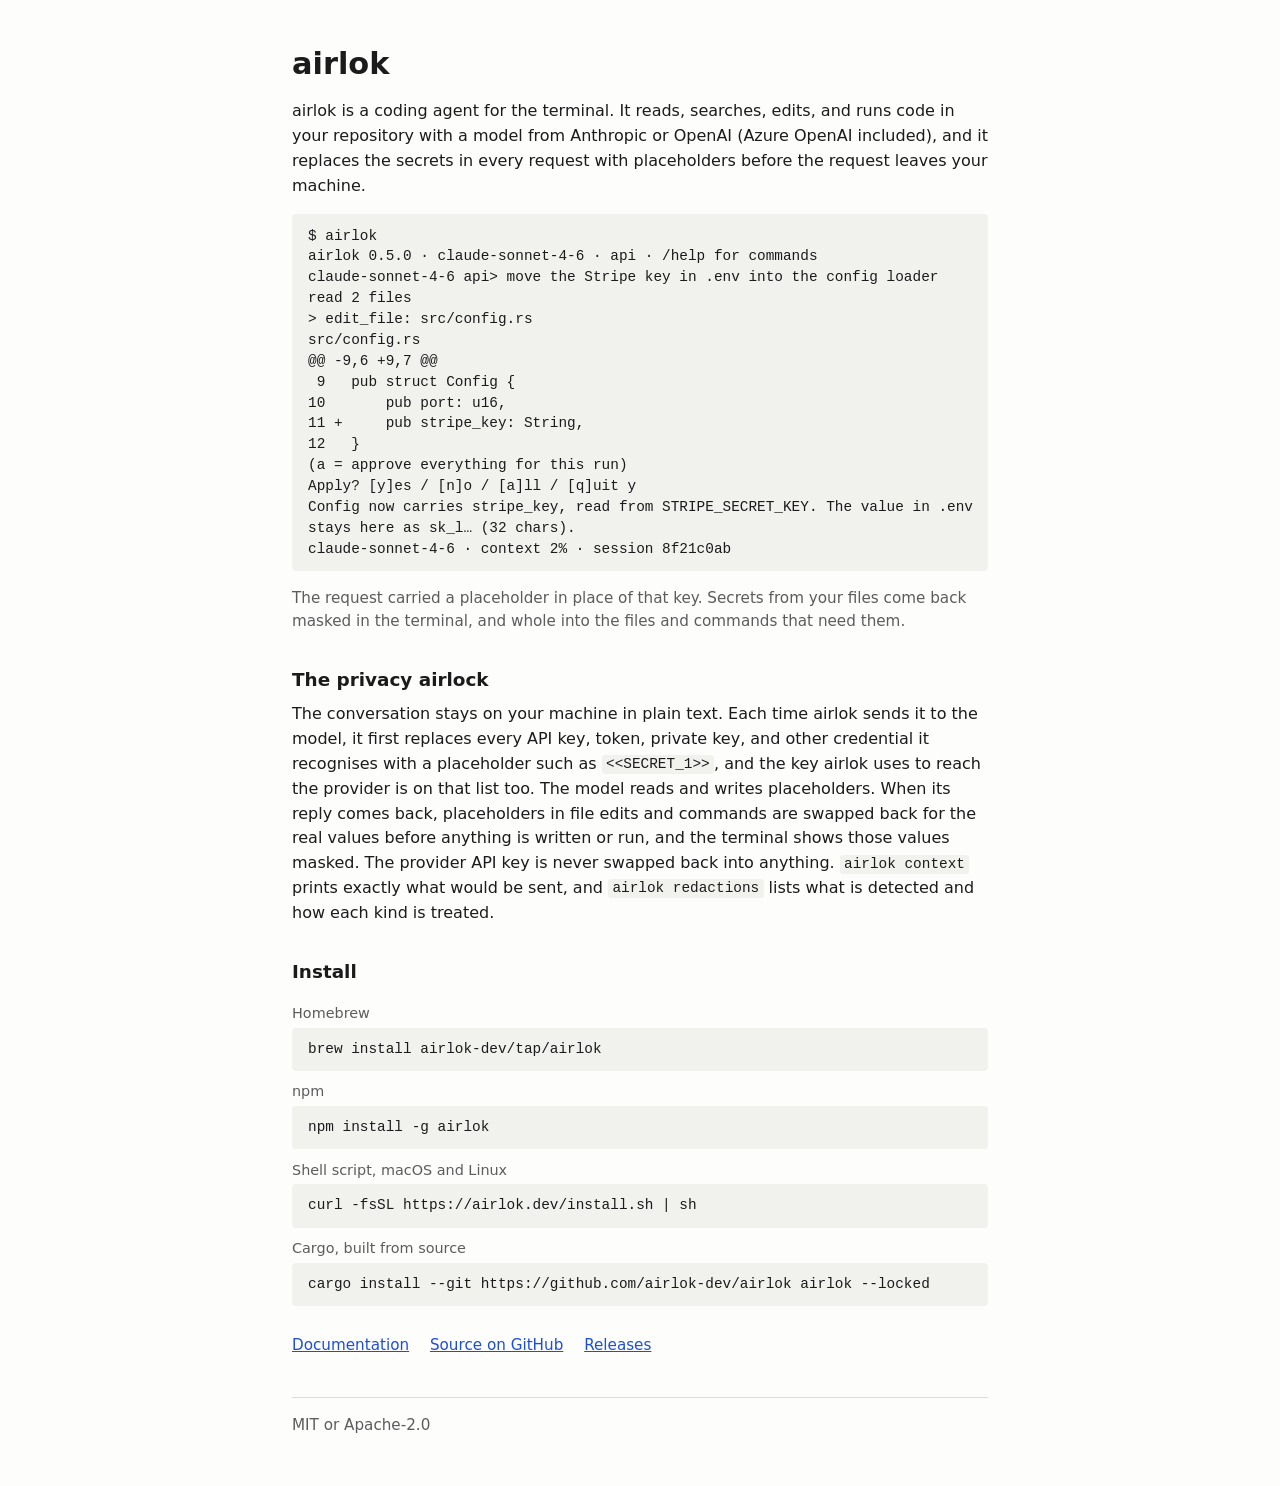
<file: index.html>
<!DOCTYPE html>
<html lang="en">
<head>
<meta charset="utf-8">
<meta name="viewport" content="width=device-width, initial-scale=1">
<meta name="color-scheme" content="light dark">
<title>airlok</title>
<meta name="description" content="A terminal coding agent that replaces the secrets in every request with placeholders before the request leaves your machine.">
<link rel="stylesheet" href="/style.css">
</head>
<body>
<main>
<h1>airlok</h1>
<p>airlok is a coding agent for the terminal. It reads, searches, edits, and runs code in your repository with a model from Anthropic or OpenAI (Azure OpenAI included), and it replaces the secrets in every request with placeholders before the request leaves your machine.</p>

<pre><code>$ airlok
airlok 0.5.0 · claude-sonnet-4-6 · api · /help for commands
claude-sonnet-4-6 api&gt; move the Stripe key in .env into the config loader
read 2 files
&gt; edit_file: src/config.rs
src/config.rs
@@ -9,6 +9,7 @@
 9   pub struct Config {
10       pub port: u16,
11 +     pub stripe_key: String,
12   }
(a = approve everything for this run)
Apply? [y]es / [n]o / [a]ll / [q]uit y
Config now carries stripe_key, read from STRIPE_SECRET_KEY. The value in .env
stays here as sk_l… (32 chars).
claude-sonnet-4-6 · context 2% · session 8f21c0ab</code></pre>
<p class="note">The request carried a placeholder in place of that key. Secrets from your files come back masked in the terminal, and whole into the files and commands that need them.</p>

<h2>The privacy airlock</h2>
<p>The conversation stays on your machine in plain text. Each time airlok sends it to the model, it first replaces every API key, token, private key, and other credential it recognises with a placeholder such as <code>&lt;&lt;SECRET_1&gt;&gt;</code>, and the key airlok uses to reach the provider is on that list too. The model reads and writes placeholders. When its reply comes back, placeholders in file edits and commands are swapped back for the real values before anything is written or run, and the terminal shows those values masked. The provider API key is never swapped back into anything. <code>airlok context</code> prints exactly what would be sent, and <code>airlok redactions</code> lists what is detected and how each kind is treated.</p>

<h2>Install</h2>
<dl class="install">
<dt>Homebrew</dt>
<dd><pre><code>brew install airlok-dev/tap/airlok</code></pre></dd>
<dt>npm</dt>
<dd><pre><code>npm install -g airlok</code></pre></dd>
<dt>Shell script, macOS and Linux</dt>
<dd><pre><code>curl -fsSL https://airlok.dev/install.sh | sh</code></pre></dd>
<dt>Cargo, built from source</dt>
<dd><pre><code>cargo install --git https://github.com/airlok-dev/airlok airlok --locked</code></pre></dd>
</dl>

<p class="links"><a href="/docs/">Documentation</a> <a href="https://github.com/airlok-dev/airlok">Source on GitHub</a> <a href="https://github.com/airlok-dev/airlok/releases">Releases</a></p>
<footer>MIT or Apache-2.0</footer>
</main>
</body>
</html>
</file>
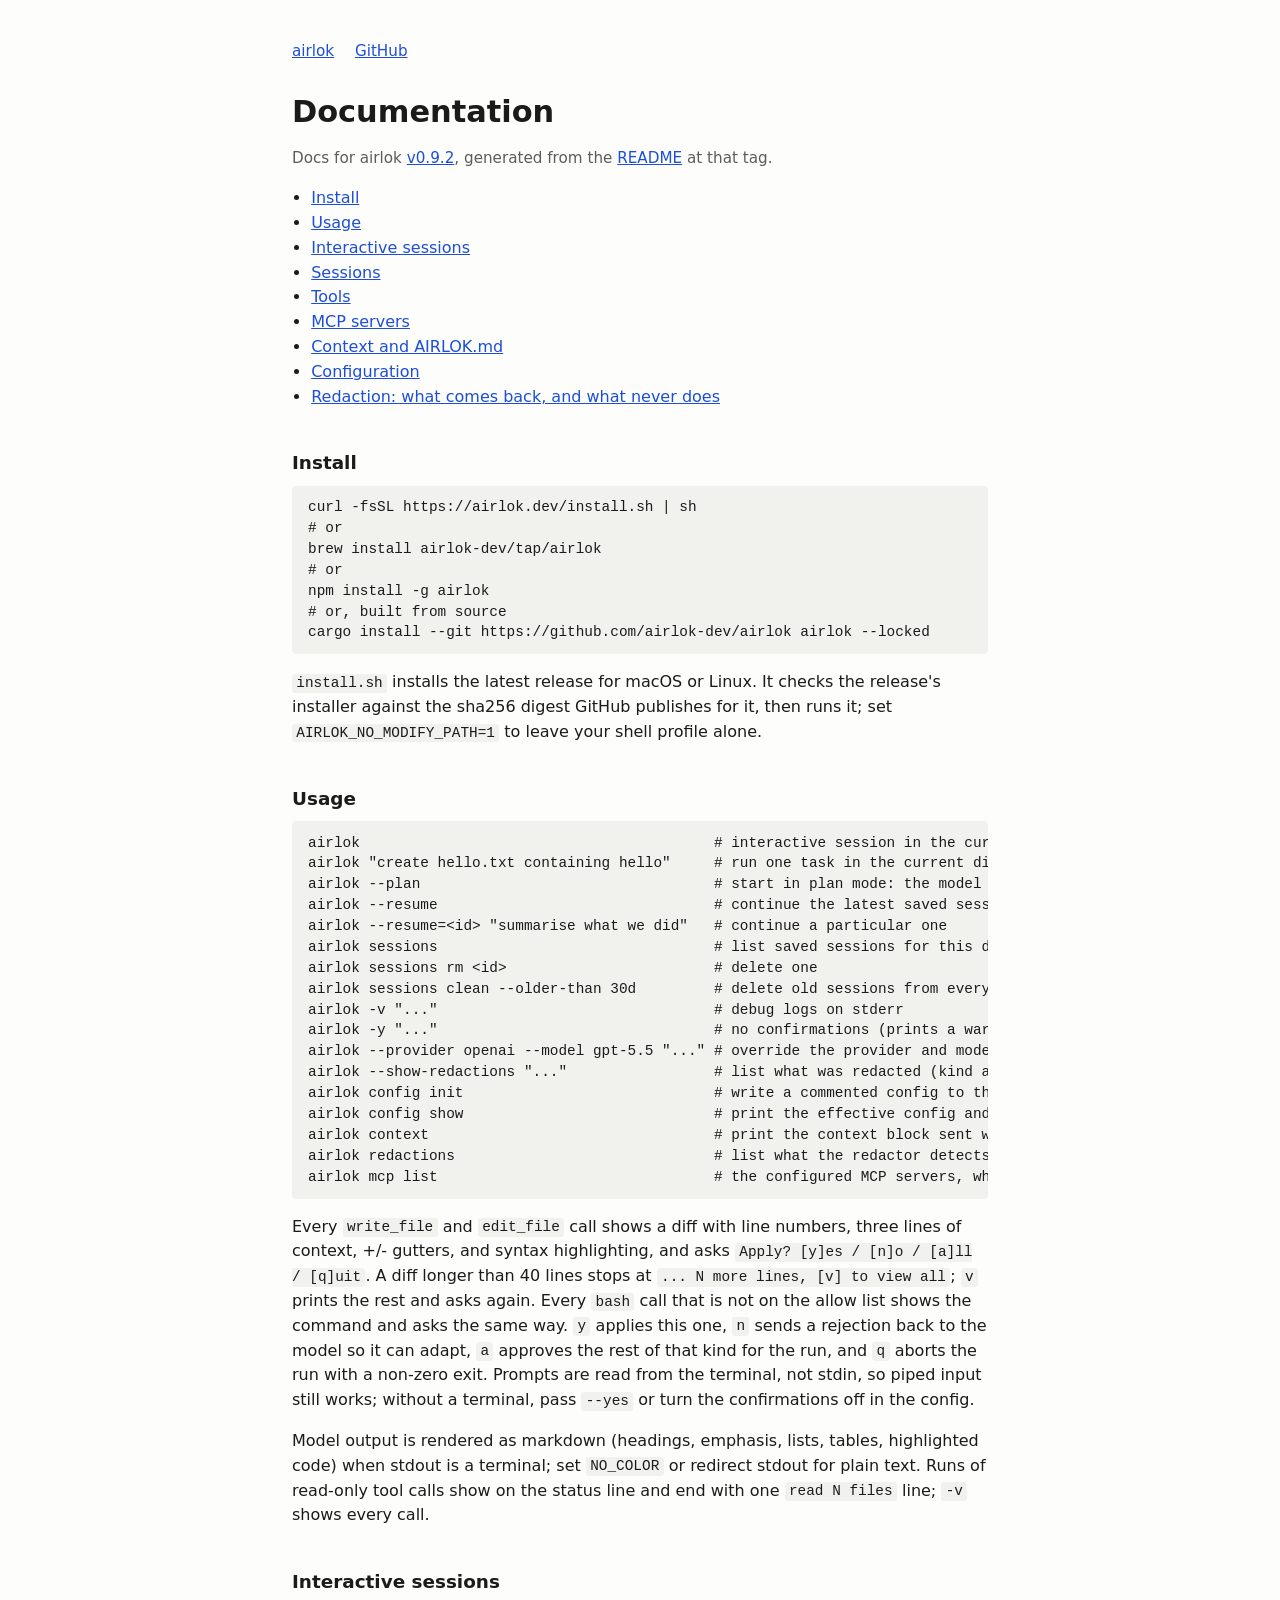
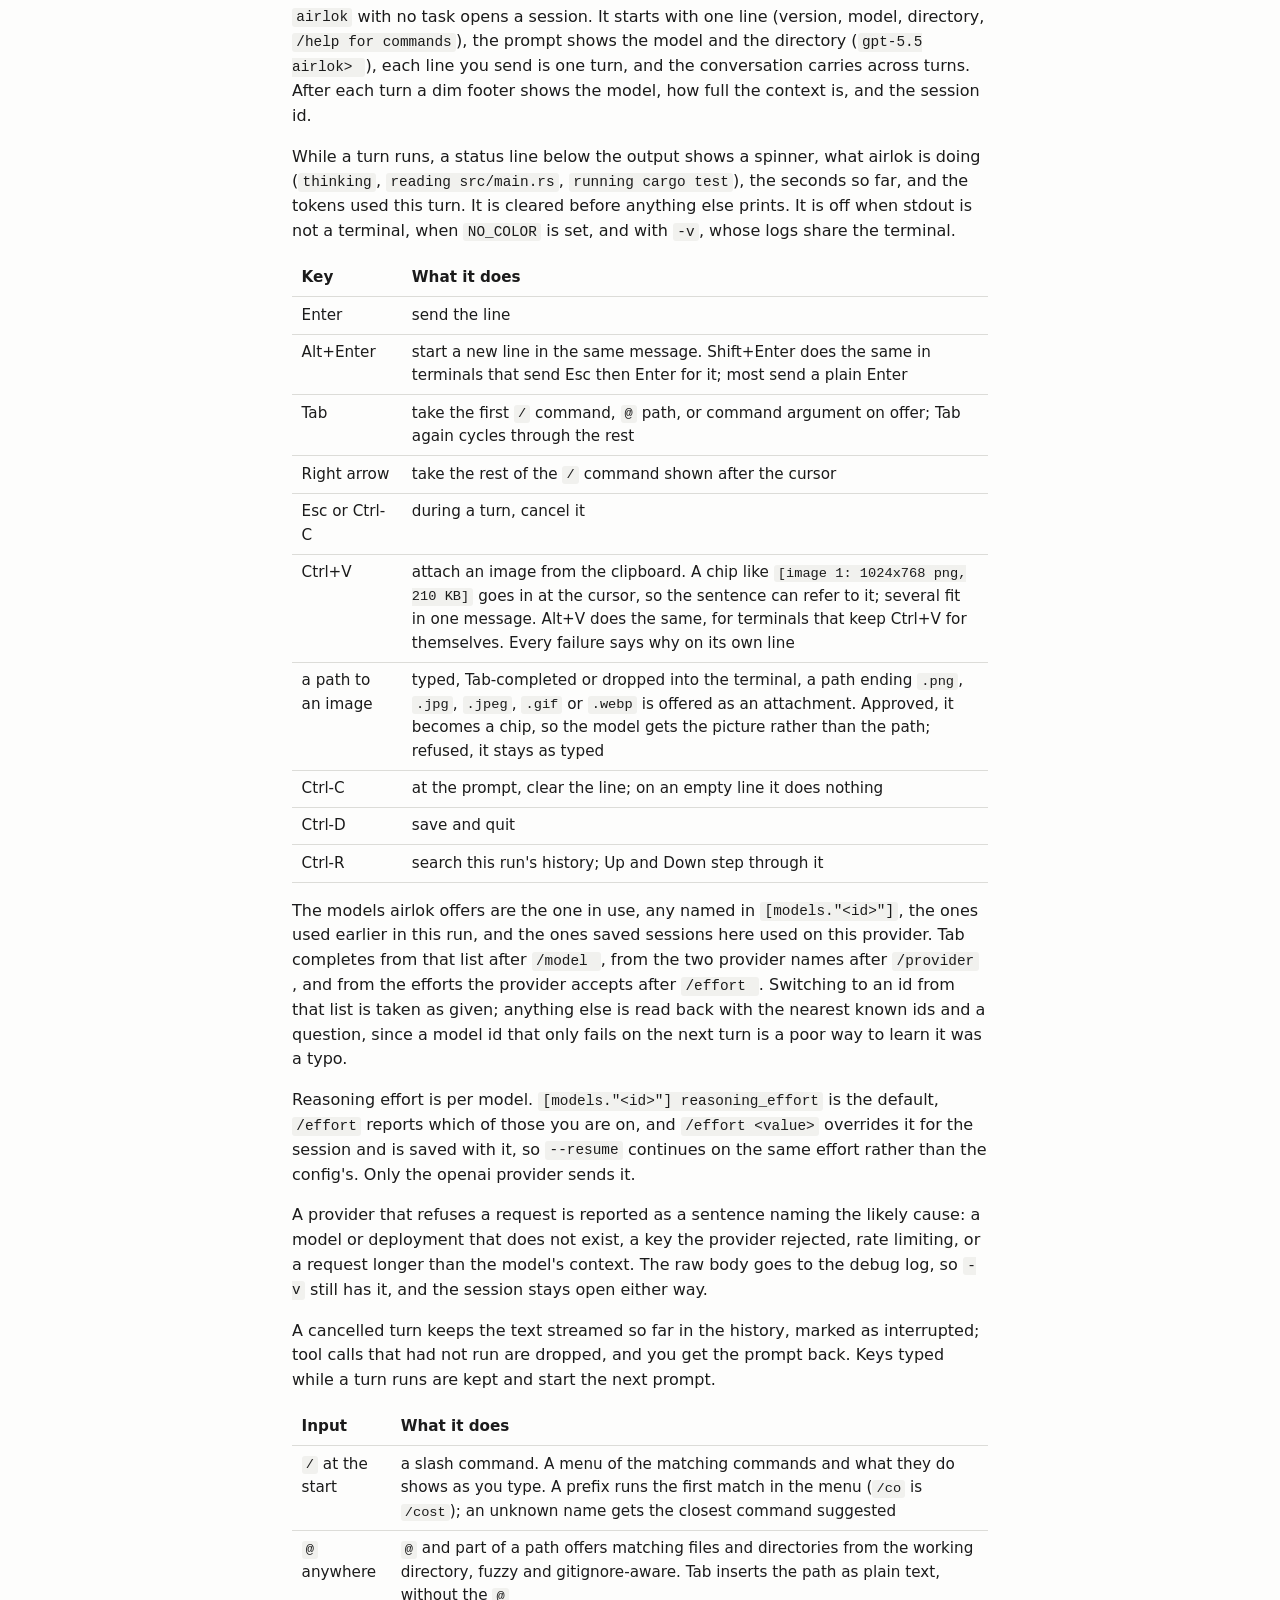
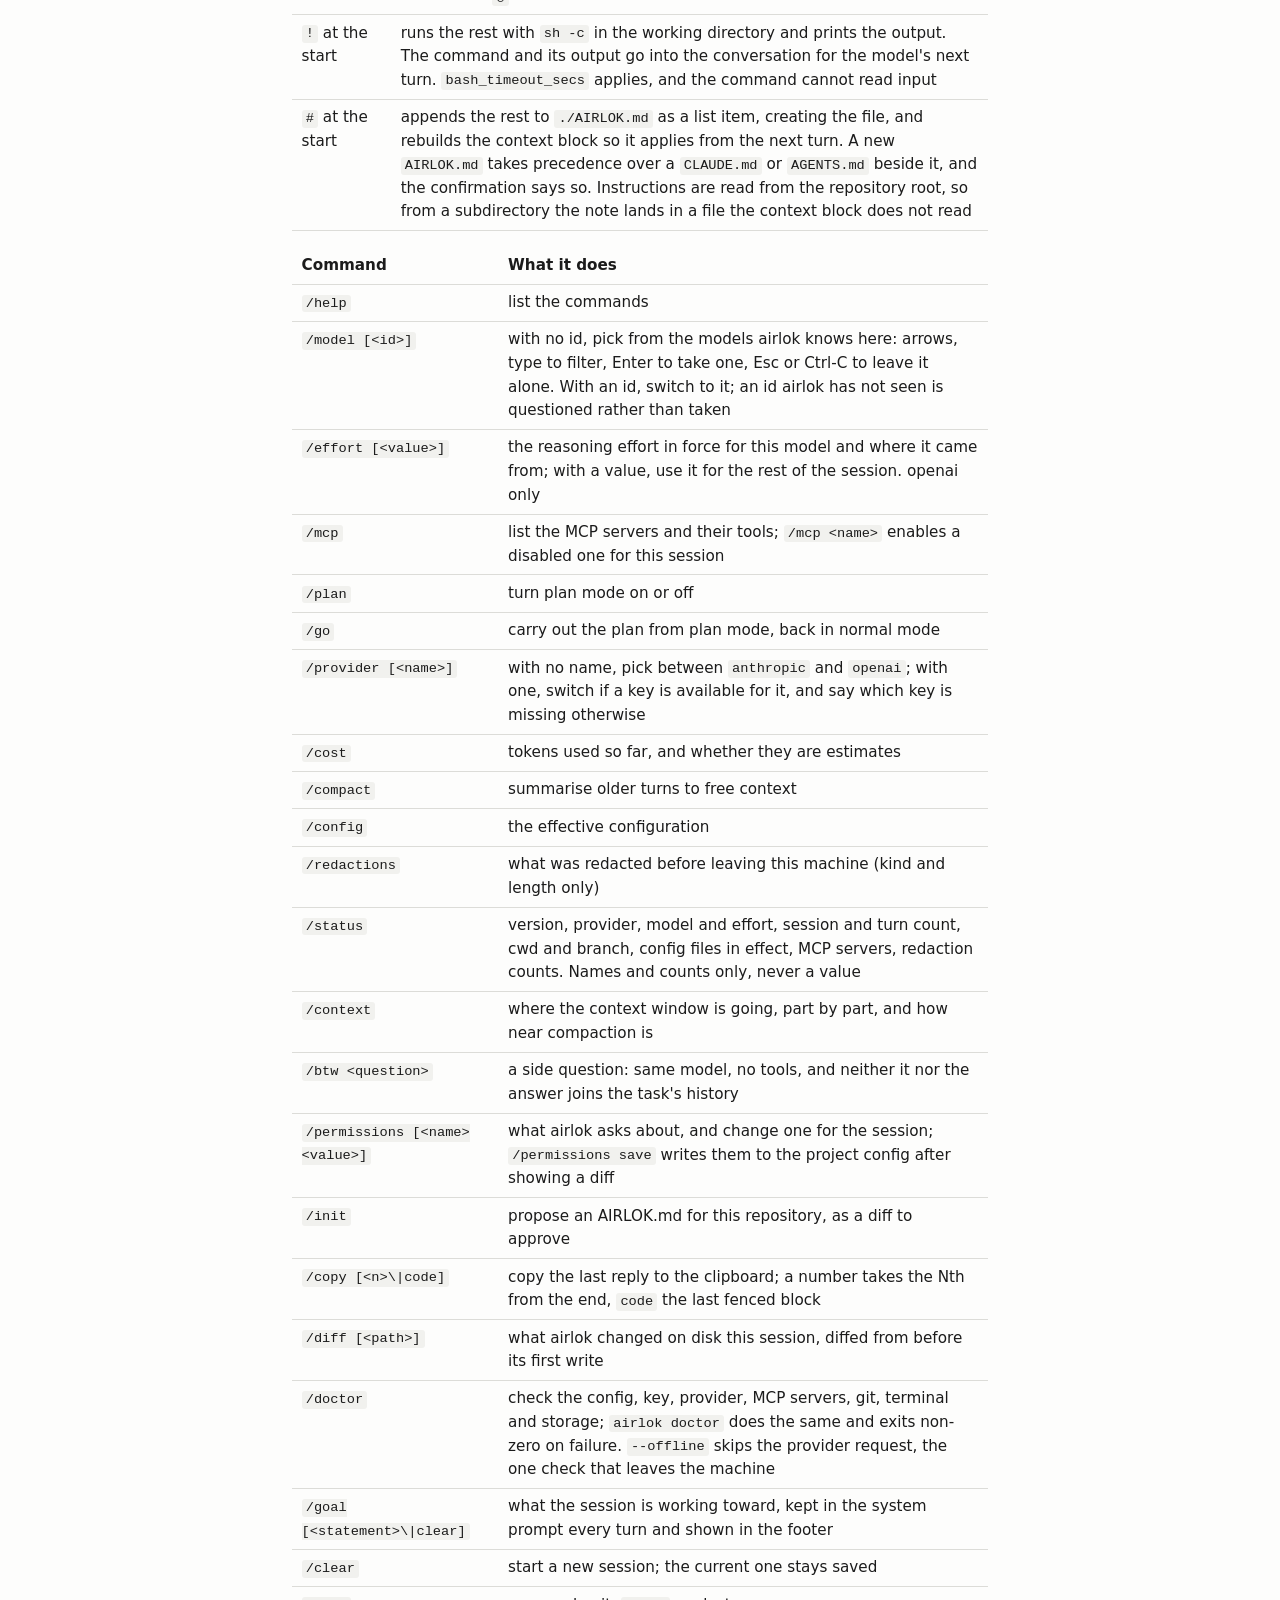
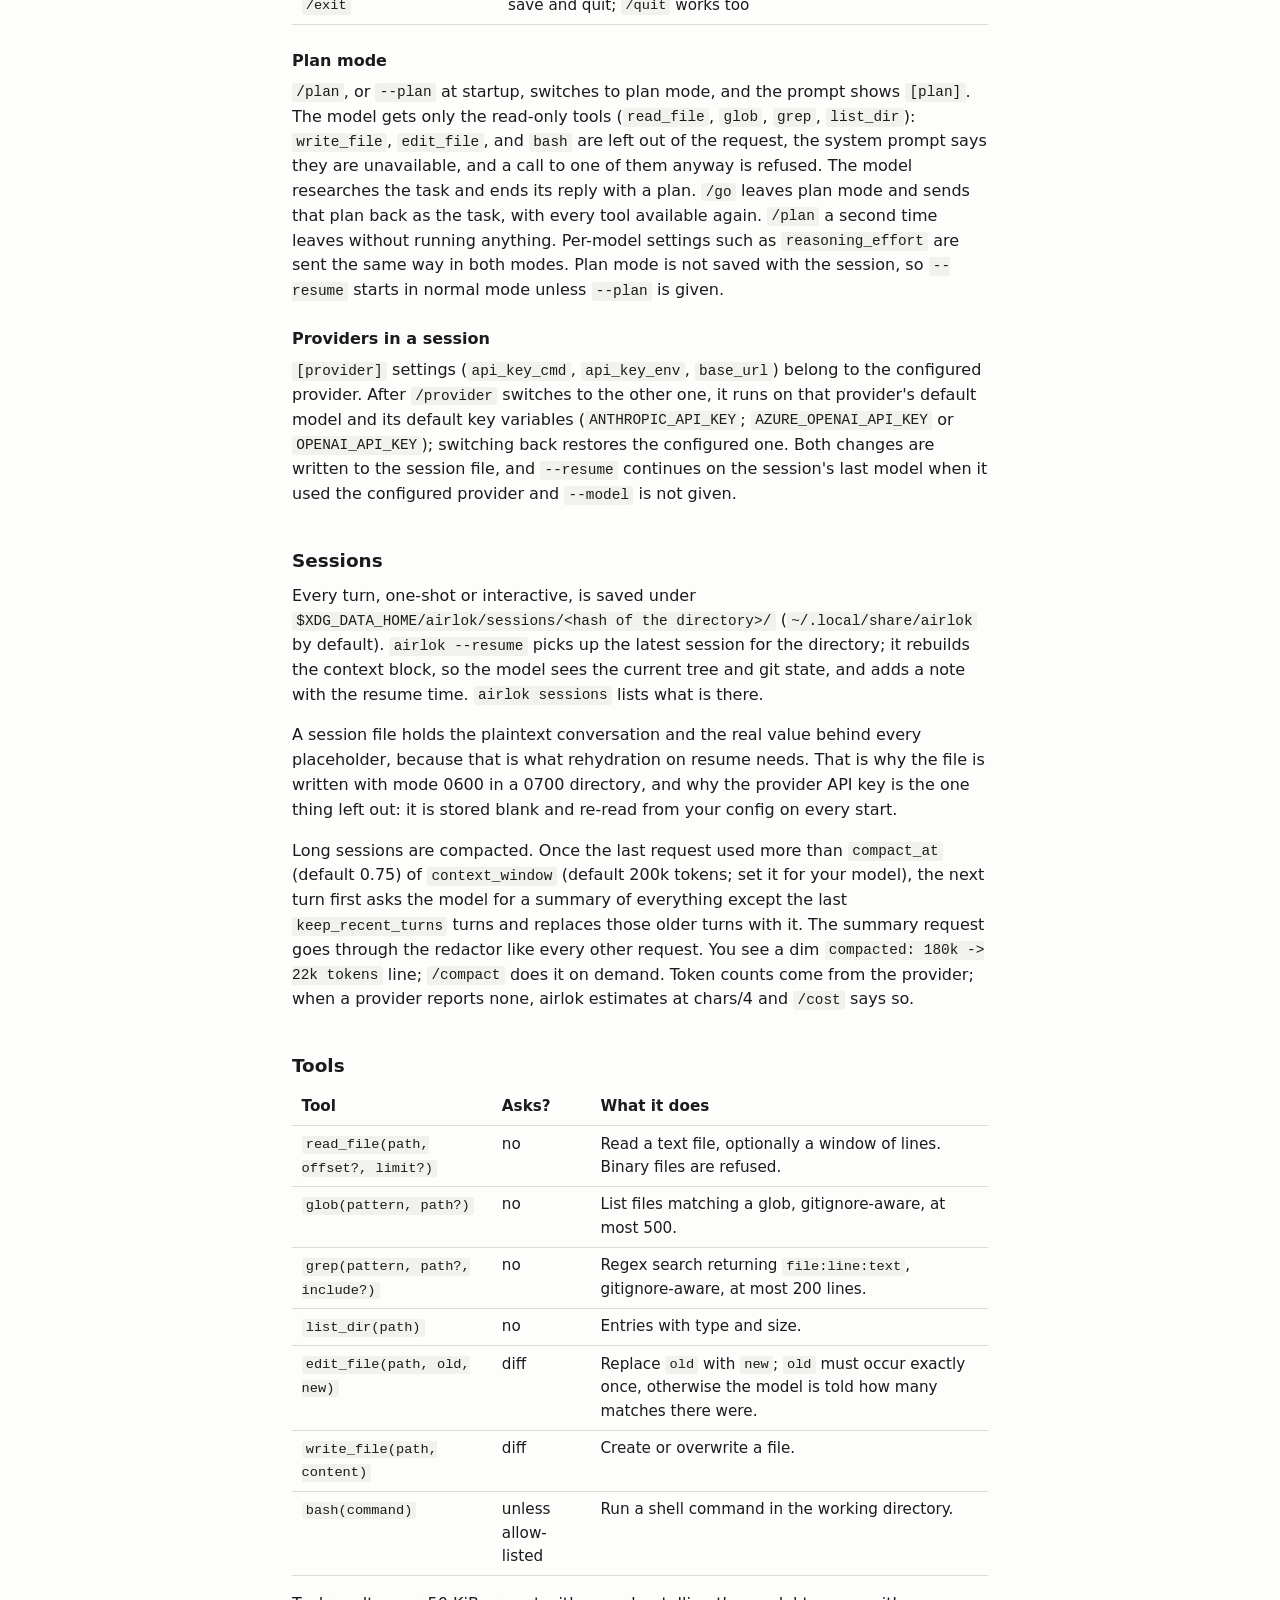
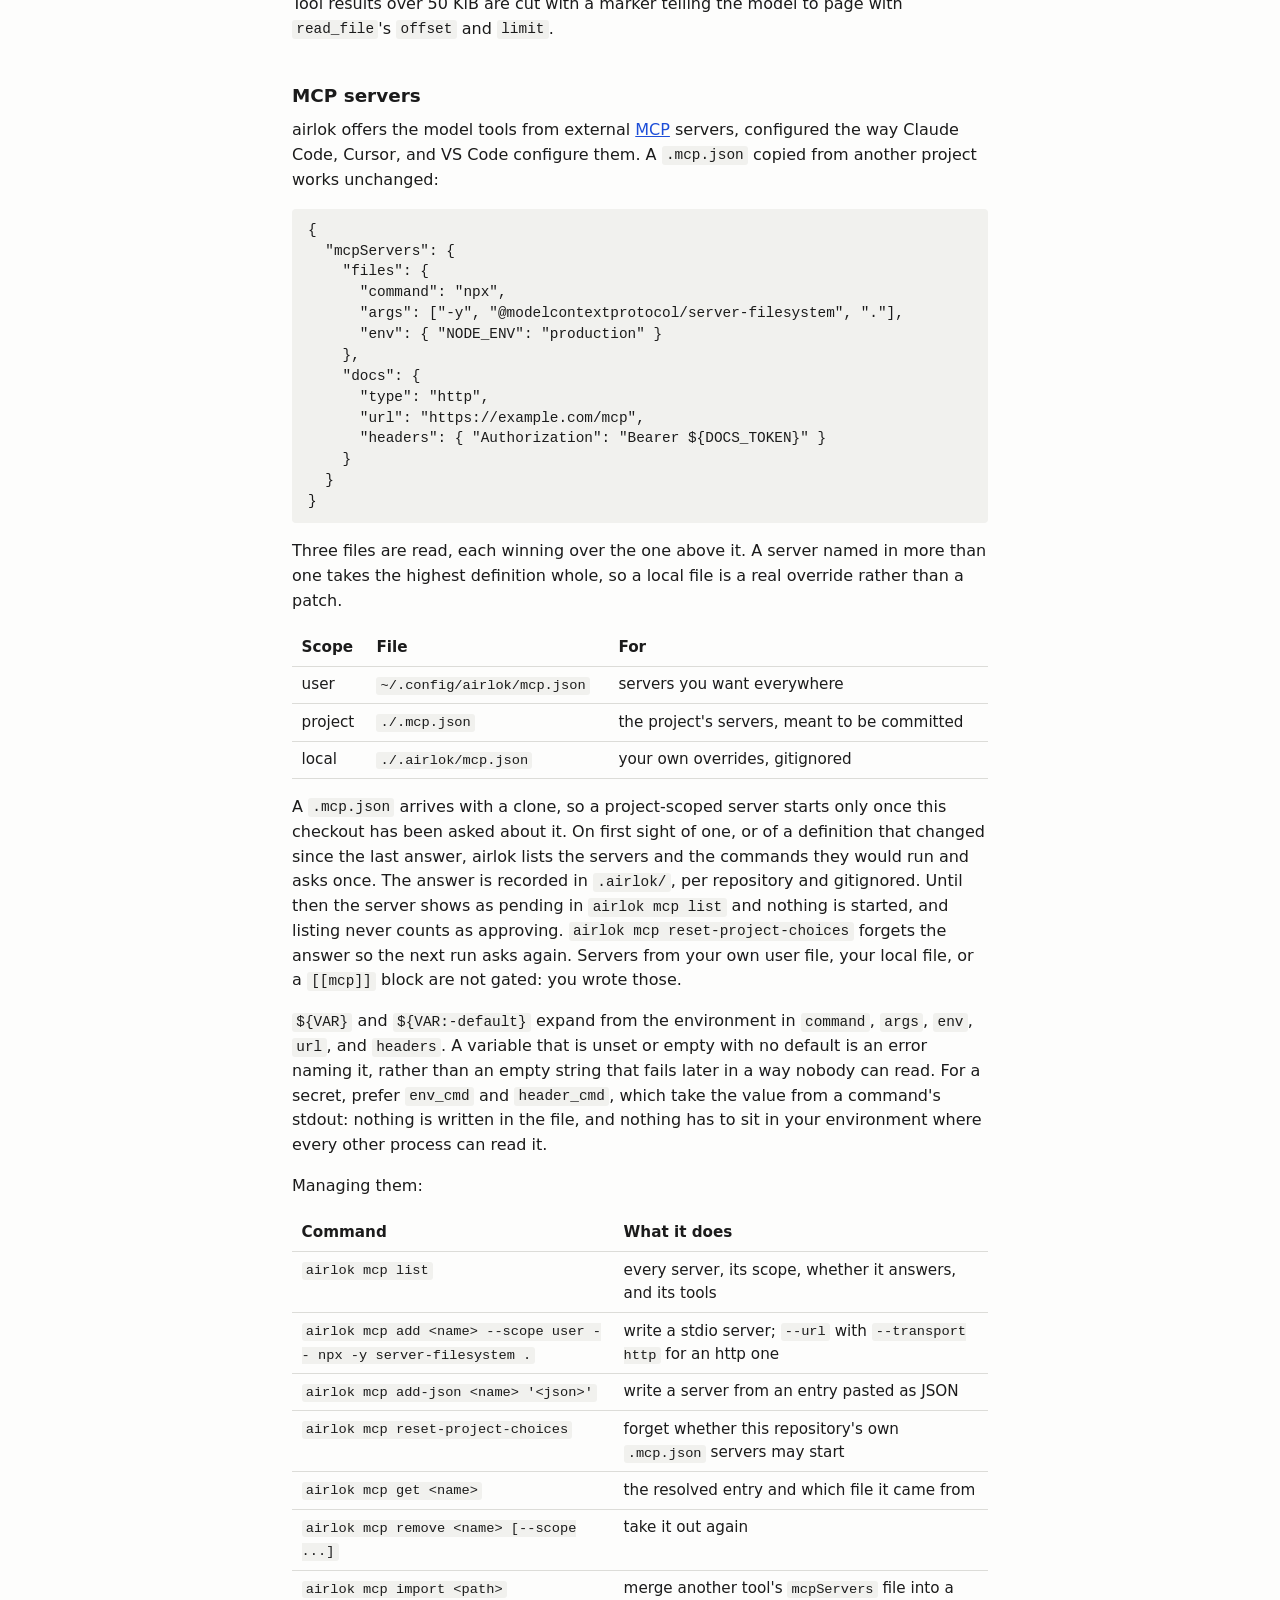
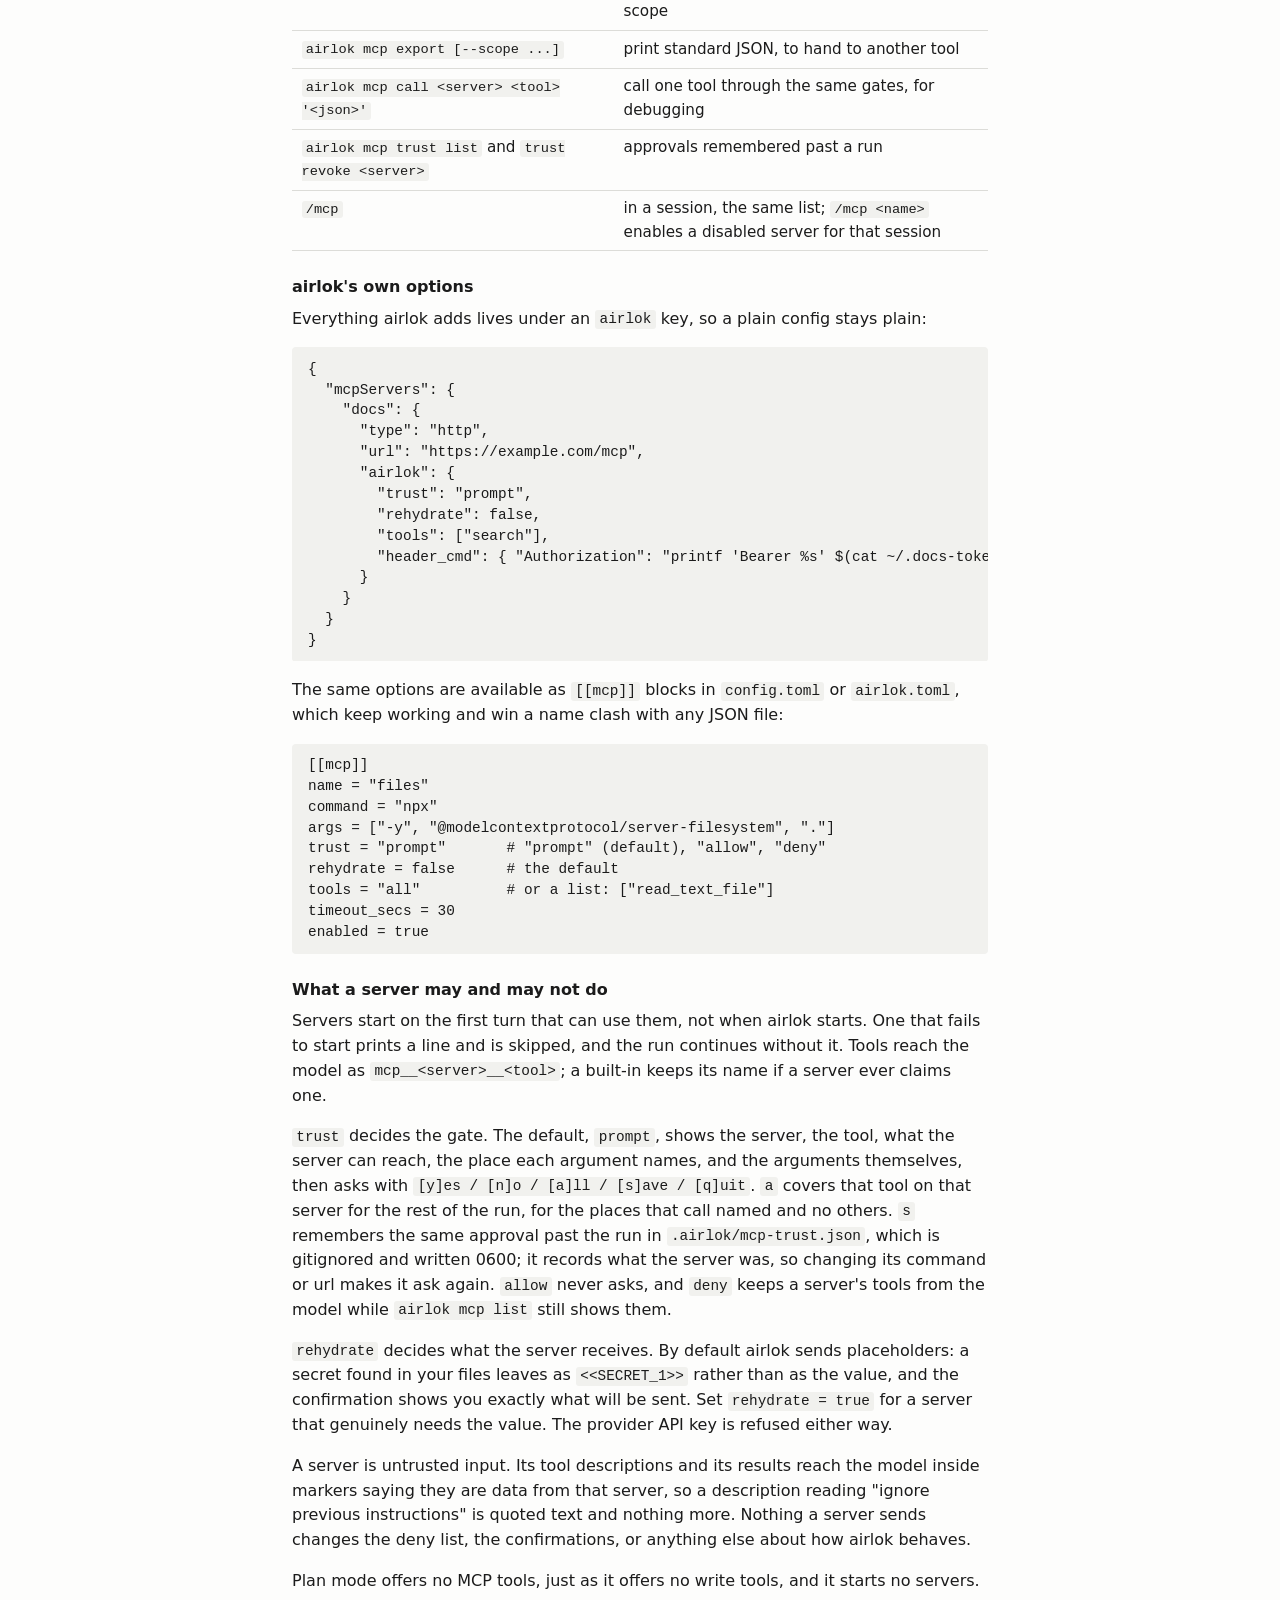
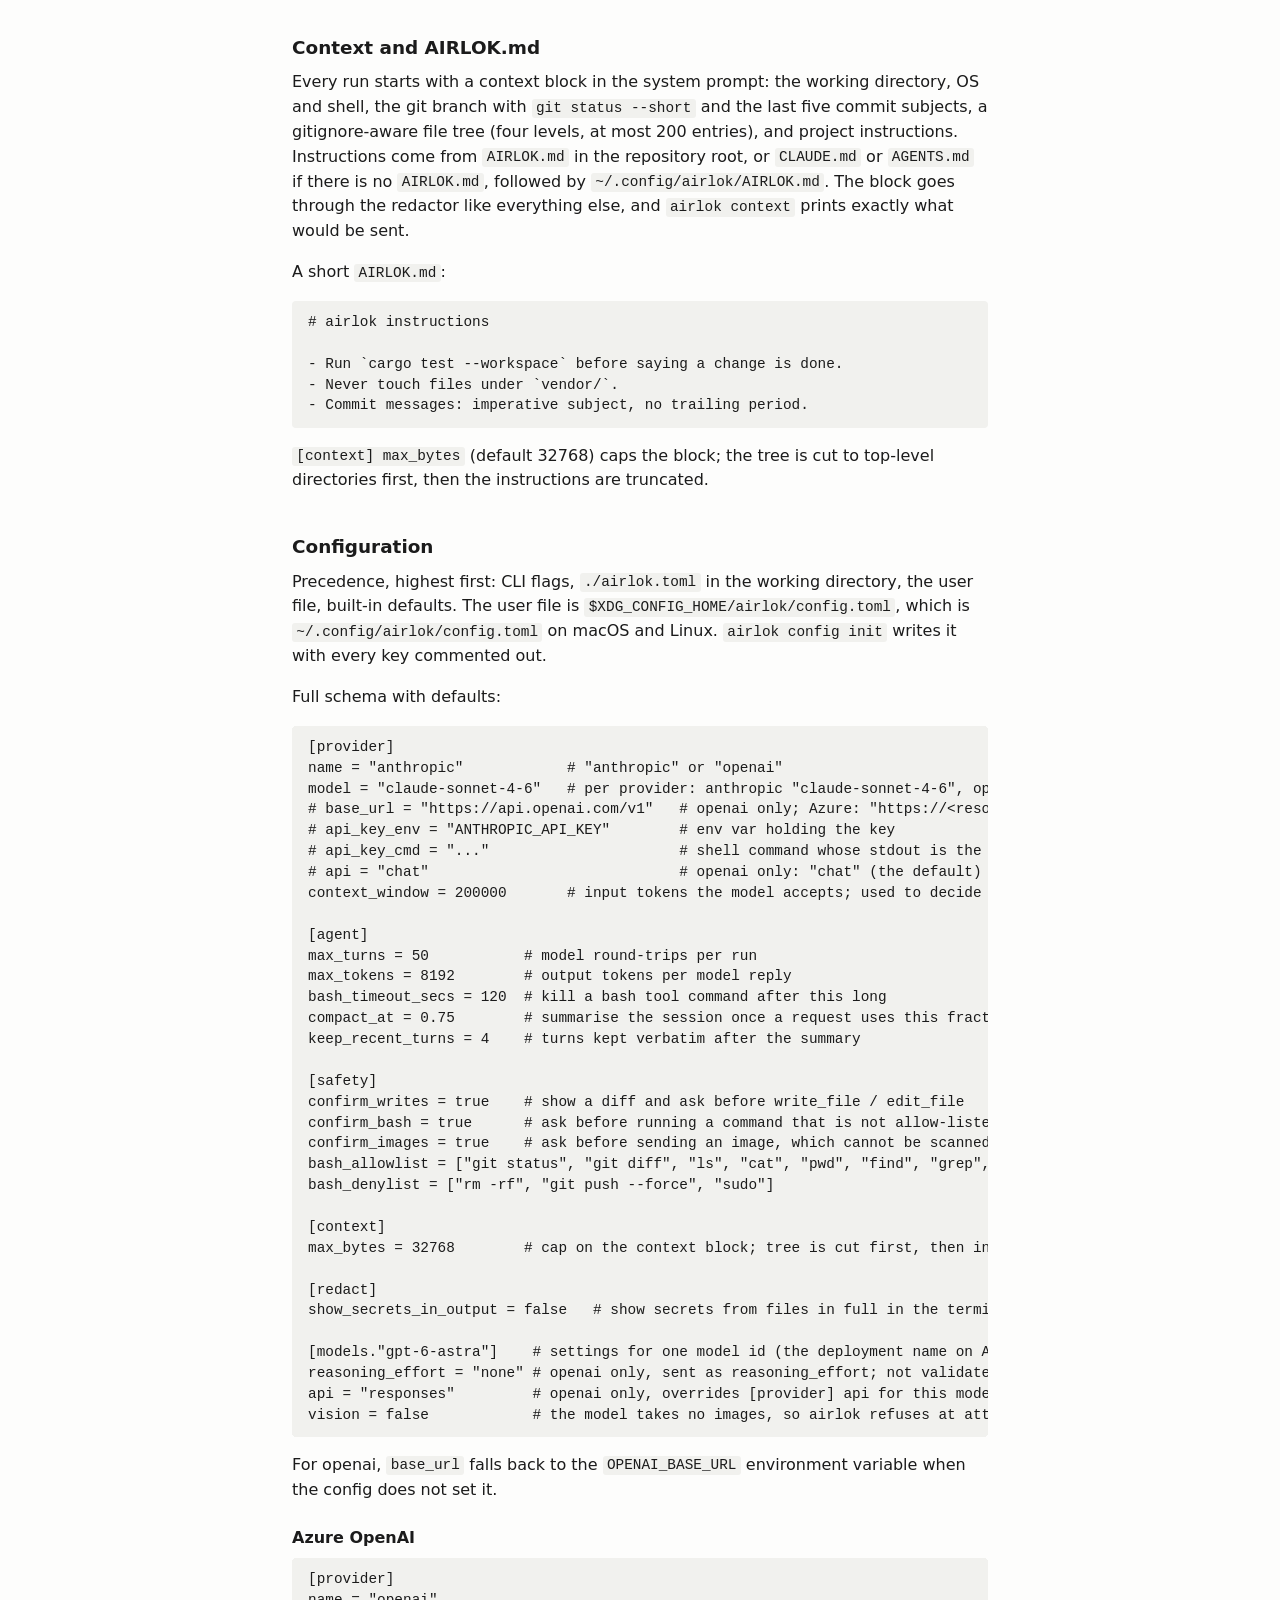
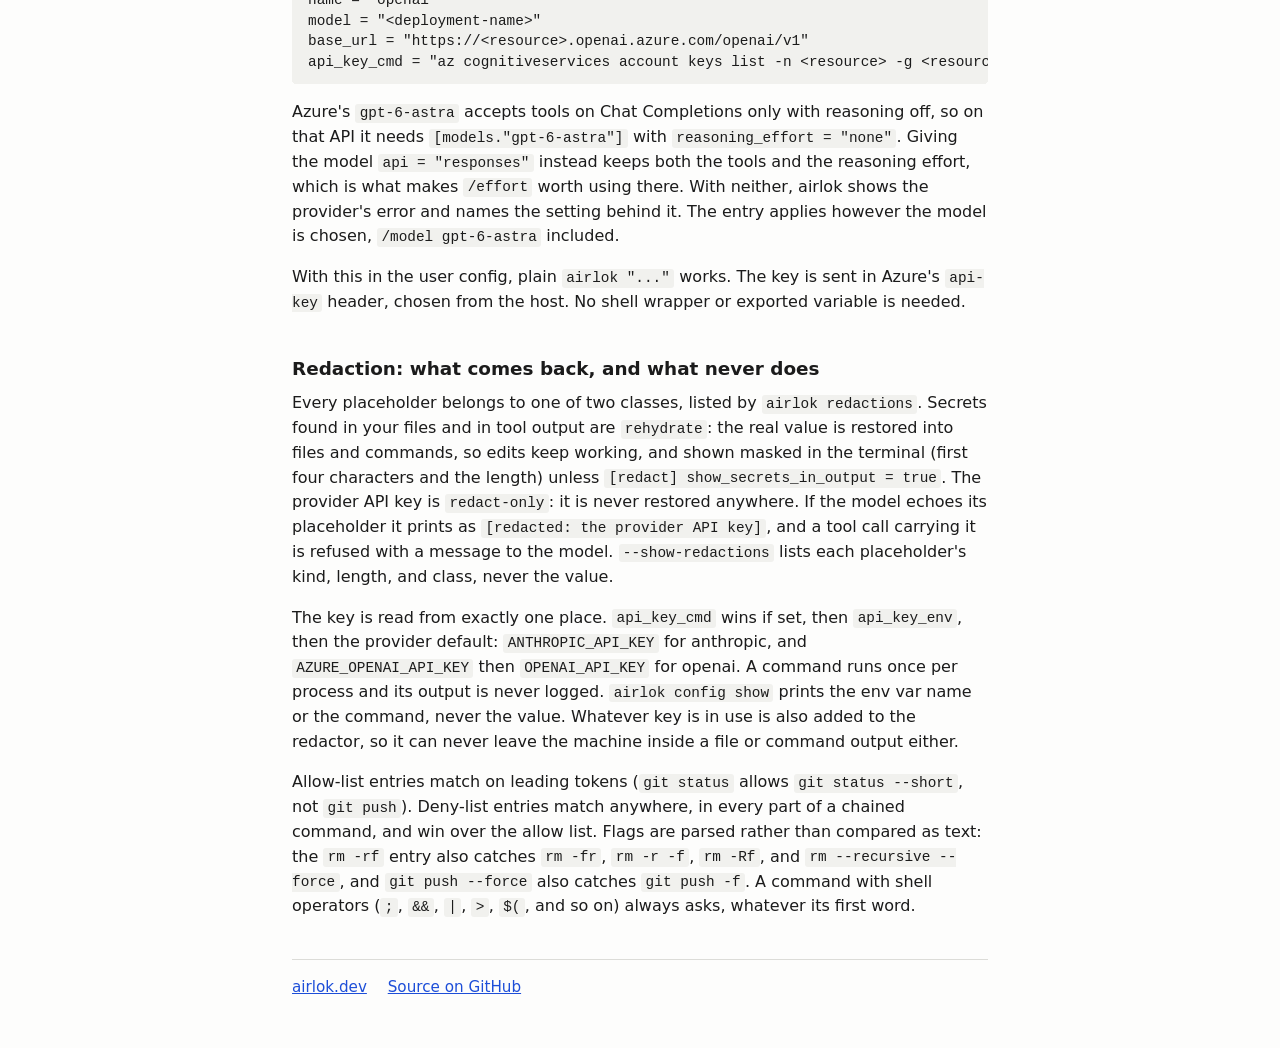
<file: docs/index.html>
<!DOCTYPE html>
<html lang="en">
<head>
<meta charset="utf-8">
<meta name="viewport" content="width=device-width, initial-scale=1">
<meta name="color-scheme" content="light dark">
<title>airlok documentation</title>
<meta name="description" content="Install, sessions, plan mode, tools, configuration, and redaction in airlok, generated from the README.">
<link rel="stylesheet" href="/style.css">
</head>
<body>
<main>
<nav><a href="/">airlok</a> <a href="https://github.com/airlok-dev/airlok">GitHub</a></nav>
<h1>Documentation</h1>
<p class="note">Docs for airlok <a href="https://github.com/airlok-dev/airlok/releases/tag/v0.9.2">v0.9.2</a>, generated from the <a href="https://github.com/airlok-dev/airlok/blob/v0.9.2/README.md">README</a> at that tag.</p>
<ul class="toc">
<li><a href="#install">Install</a></li>
<li><a href="#usage">Usage</a></li>
<li><a href="#repl">Interactive sessions</a></li>
<li><a href="#sessions">Sessions</a></li>
<li><a href="#tools">Tools</a></li>
<li><a href="#mcp">MCP servers</a></li>
<li><a href="#airlok-md">Context and AIRLOK.md</a></li>
<li><a href="#configuration">Configuration</a></li>
<li><a href="#redaction">Redaction: what comes back, and what never does</a></li>
</ul>

<section id="install">
<h2>Install</h2>
<pre><code class="language-sh">curl -fsSL https://airlok.dev/install.sh | sh
# or
brew install airlok-dev/tap/airlok
# or
npm install -g airlok
# or, built from source
cargo install --git https://github.com/airlok-dev/airlok airlok --locked</code></pre>
<p><code>install.sh</code> installs the latest release for macOS or Linux. It checks the release's installer against the sha256 digest GitHub publishes for it, then runs it; set <code>AIRLOK_NO_MODIFY_PATH=1</code> to leave your shell profile alone.</p>
</section>
<section id="usage">
<h2>Usage</h2>
<pre><code class="language-sh">airlok                                         # interactive session in the current directory
airlok "create hello.txt containing hello"     # run one task in the current directory
airlok --plan                                  # start in plan mode: the model researches, then proposes a plan
airlok --resume                                # continue the latest saved session here (REPL, or with a task)
airlok --resume=&lt;id&gt; "summarise what we did"   # continue a particular one
airlok sessions                                # list saved sessions for this directory
airlok sessions rm &lt;id&gt;                        # delete one
airlok sessions clean --older-than 30d         # delete old sessions from every directory
airlok -v "..."                                # debug logs on stderr
airlok -y "..."                                # no confirmations (prints a warning)
airlok --provider openai --model gpt-5.5 "..." # override the provider and model for one run
airlok --show-redactions "..."                 # list what was redacted (kind and length only)
airlok config init                             # write a commented config to the user path
airlok config show                             # print the effective config and the key source
airlok context                                 # print the context block sent with the system prompt, after redaction
airlok redactions                              # list what the redactor detects and how each kind is treated
airlok mcp list                                # the configured MCP servers, whether they answer, and their tools</code></pre>
<p>Every <code>write_file</code> and <code>edit_file</code> call shows a diff with line numbers, three lines of context, +/- gutters, and syntax highlighting, and asks <code>Apply? [y]es / [n]o / [a]ll / [q]uit</code>. A diff longer than 40 lines stops at <code>... N more lines, [v] to view all</code>; <code>v</code> prints the rest and asks again. Every <code>bash</code> call that is not on the allow list shows the command and asks the same way. <code>y</code> applies this one, <code>n</code> sends a rejection back to the model so it can adapt, <code>a</code> approves the rest of that kind for the run, and <code>q</code> aborts the run with a non-zero exit. Prompts are read from the terminal, not stdin, so piped input still works; without a terminal, pass <code>--yes</code> or turn the confirmations off in the config.</p>
<p>Model output is rendered as markdown (headings, emphasis, lists, tables, highlighted code) when stdout is a terminal; set <code>NO_COLOR</code> or redirect stdout for plain text. Runs of read-only tool calls show on the status line and end with one <code>read N files</code> line; <code>-v</code> shows every call.</p>
</section>
<section id="repl">
<h2>Interactive sessions</h2>
<p><code>airlok</code> with no task opens a session. It starts with one line (version, model, directory, <code>/help for commands</code>), the prompt shows the model and the directory (<code>gpt-5.5 airlok&gt; </code>), each line you send is one turn, and the conversation carries across turns. After each turn a dim footer shows the model, how full the context is, and the session id.</p>
<p>While a turn runs, a status line below the output shows a spinner, what airlok is doing (<code>thinking</code>, <code>reading src/main.rs</code>, <code>running cargo test</code>), the seconds so far, and the tokens used this turn. It is cleared before anything else prints. It is off when stdout is not a terminal, when <code>NO_COLOR</code> is set, and with <code>-v</code>, whose logs share the terminal.</p>
<div class="table">
<table>
<thead><tr><th>Key</th><th>What it does</th></tr></thead>
<tbody>
<tr><td>Enter</td><td>send the line</td></tr>
<tr><td>Alt+Enter</td><td>start a new line in the same message. Shift+Enter does the same in terminals that send Esc then Enter for it; most send a plain Enter</td></tr>
<tr><td>Tab</td><td>take the first <code>/</code> command, <code>@</code> path, or command argument on offer; Tab again cycles through the rest</td></tr>
<tr><td>Right arrow</td><td>take the rest of the <code>/</code> command shown after the cursor</td></tr>
<tr><td>Esc or Ctrl-C</td><td>during a turn, cancel it</td></tr>
<tr><td>Ctrl+V</td><td>attach an image from the clipboard. A chip like <code>[image 1: 1024x768 png, 210 KB]</code> goes in at the cursor, so the sentence can refer to it; several fit in one message. Alt+V does the same, for terminals that keep Ctrl+V for themselves. Every failure says why on its own line</td></tr>
<tr><td>a path to an image</td><td>typed, Tab-completed or dropped into the terminal, a path ending <code>.png</code>, <code>.jpg</code>, <code>.jpeg</code>, <code>.gif</code> or <code>.webp</code> is offered as an attachment. Approved, it becomes a chip, so the model gets the picture rather than the path; refused, it stays as typed</td></tr>
<tr><td>Ctrl-C</td><td>at the prompt, clear the line; on an empty line it does nothing</td></tr>
<tr><td>Ctrl-D</td><td>save and quit</td></tr>
<tr><td>Ctrl-R</td><td>search this run's history; Up and Down step through it</td></tr>
</tbody>
</table>
</div>
<p>The models airlok offers are the one in use, any named in <code>[models."&lt;id&gt;"]</code>, the ones used earlier in this run, and the ones saved sessions here used on this provider. Tab completes from that list after <code>/model </code>, from the two provider names after <code>/provider </code>, and from the efforts the provider accepts after <code>/effort </code>. Switching to an id from that list is taken as given; anything else is read back with the nearest known ids and a question, since a model id that only fails on the next turn is a poor way to learn it was a typo.</p>
<p>Reasoning effort is per model. <code>[models."&lt;id&gt;"] reasoning_effort</code> is the default, <code>/effort</code> reports which of those you are on, and <code>/effort &lt;value&gt;</code> overrides it for the session and is saved with it, so <code>--resume</code> continues on the same effort rather than the config's. Only the openai provider sends it.</p>
<p>A provider that refuses a request is reported as a sentence naming the likely cause: a model or deployment that does not exist, a key the provider rejected, rate limiting, or a request longer than the model's context. The raw body goes to the debug log, so <code>-v</code> still has it, and the session stays open either way.</p>
<p>A cancelled turn keeps the text streamed so far in the history, marked as interrupted; tool calls that had not run are dropped, and you get the prompt back. Keys typed while a turn runs are kept and start the next prompt.</p>
<div class="table">
<table>
<thead><tr><th>Input</th><th>What it does</th></tr></thead>
<tbody>
<tr><td><code>/</code> at the start</td><td>a slash command. A menu of the matching commands and what they do shows as you type. A prefix runs the first match in the menu (<code>/co</code> is <code>/cost</code>); an unknown name gets the closest command suggested</td></tr>
<tr><td><code>@</code> anywhere</td><td><code>@</code> and part of a path offers matching files and directories from the working directory, fuzzy and gitignore-aware. Tab inserts the path as plain text, without the <code>@</code></td></tr>
<tr><td><code>!</code> at the start</td><td>runs the rest with <code>sh -c</code> in the working directory and prints the output. The command and its output go into the conversation for the model's next turn. <code>bash_timeout_secs</code> applies, and the command cannot read input</td></tr>
<tr><td><code>#</code> at the start</td><td>appends the rest to <code>./AIRLOK.md</code> as a list item, creating the file, and rebuilds the context block so it applies from the next turn. A new <code>AIRLOK.md</code> takes precedence over a <code>CLAUDE.md</code> or <code>AGENTS.md</code> beside it, and the confirmation says so. Instructions are read from the repository root, so from a subdirectory the note lands in a file the context block does not read</td></tr>
</tbody>
</table>
</div>
<div class="table">
<table>
<thead><tr><th>Command</th><th>What it does</th></tr></thead>
<tbody>
<tr><td><code>/help</code></td><td>list the commands</td></tr>
<tr><td><code>/model [&lt;id&gt;]</code></td><td>with no id, pick from the models airlok knows here: arrows, type to filter, Enter to take one, Esc or Ctrl-C to leave it alone. With an id, switch to it; an id airlok has not seen is questioned rather than taken</td></tr>
<tr><td><code>/effort [&lt;value&gt;]</code></td><td>the reasoning effort in force for this model and where it came from; with a value, use it for the rest of the session. openai only</td></tr>
<tr><td><code>/mcp</code></td><td>list the MCP servers and their tools; <code>/mcp &lt;name&gt;</code> enables a disabled one for this session</td></tr>
<tr><td><code>/plan</code></td><td>turn plan mode on or off</td></tr>
<tr><td><code>/go</code></td><td>carry out the plan from plan mode, back in normal mode</td></tr>
<tr><td><code>/provider [&lt;name&gt;]</code></td><td>with no name, pick between <code>anthropic</code> and <code>openai</code>; with one, switch if a key is available for it, and say which key is missing otherwise</td></tr>
<tr><td><code>/cost</code></td><td>tokens used so far, and whether they are estimates</td></tr>
<tr><td><code>/compact</code></td><td>summarise older turns to free context</td></tr>
<tr><td><code>/config</code></td><td>the effective configuration</td></tr>
<tr><td><code>/redactions</code></td><td>what was redacted before leaving this machine (kind and length only)</td></tr>
<tr><td><code>/status</code></td><td>version, provider, model and effort, session and turn count, cwd and branch, config files in effect, MCP servers, redaction counts. Names and counts only, never a value</td></tr>
<tr><td><code>/context</code></td><td>where the context window is going, part by part, and how near compaction is</td></tr>
<tr><td><code>/btw &lt;question&gt;</code></td><td>a side question: same model, no tools, and neither it nor the answer joins the task's history</td></tr>
<tr><td><code>/permissions [&lt;name&gt; &lt;value&gt;]</code></td><td>what airlok asks about, and change one for the session; <code>/permissions save</code> writes them to the project config after showing a diff</td></tr>
<tr><td><code>/init</code></td><td>propose an AIRLOK.md for this repository, as a diff to approve</td></tr>
<tr><td><code>/copy [&lt;n&gt;\|code]</code></td><td>copy the last reply to the clipboard; a number takes the Nth from the end, <code>code</code> the last fenced block</td></tr>
<tr><td><code>/diff [&lt;path&gt;]</code></td><td>what airlok changed on disk this session, diffed from before its first write</td></tr>
<tr><td><code>/doctor</code></td><td>check the config, key, provider, MCP servers, git, terminal and storage; <code>airlok doctor</code> does the same and exits non-zero on failure. <code>--offline</code> skips the provider request, the one check that leaves the machine</td></tr>
<tr><td><code>/goal [&lt;statement&gt;\|clear]</code></td><td>what the session is working toward, kept in the system prompt every turn and shown in the footer</td></tr>
<tr><td><code>/clear</code></td><td>start a new session; the current one stays saved</td></tr>
<tr><td><code>/exit</code></td><td>save and quit; <code>/quit</code> works too</td></tr>
</tbody>
</table>
</div>
<h3 id="plan-mode">Plan mode</h3>
<p><code>/plan</code>, or <code>--plan</code> at startup, switches to plan mode, and the prompt shows <code>[plan]</code>. The model gets only the read-only tools (<code>read_file</code>, <code>glob</code>, <code>grep</code>, <code>list_dir</code>): <code>write_file</code>, <code>edit_file</code>, and <code>bash</code> are left out of the request, the system prompt says they are unavailable, and a call to one of them anyway is refused. The model researches the task and ends its reply with a plan. <code>/go</code> leaves plan mode and sends that plan back as the task, with every tool available again. <code>/plan</code> a second time leaves without running anything. Per-model settings such as <code>reasoning_effort</code> are sent the same way in both modes. Plan mode is not saved with the session, so <code>--resume</code> starts in normal mode unless <code>--plan</code> is given.</p>
<h3 id="providers-in-a-session">Providers in a session</h3>
<p><code>[provider]</code> settings (<code>api_key_cmd</code>, <code>api_key_env</code>, <code>base_url</code>) belong to the configured provider. After <code>/provider</code> switches to the other one, it runs on that provider's default model and its default key variables (<code>ANTHROPIC_API_KEY</code>; <code>AZURE_OPENAI_API_KEY</code> or <code>OPENAI_API_KEY</code>); switching back restores the configured one. Both changes are written to the session file, and <code>--resume</code> continues on the session's last model when it used the configured provider and <code>--model</code> is not given.</p>
</section>
<section id="sessions">
<h2>Sessions</h2>
<p>Every turn, one-shot or interactive, is saved under <code>$XDG_DATA_HOME/airlok/sessions/&lt;hash of the directory&gt;/</code> (<code>~/.local/share/airlok</code> by default). <code>airlok --resume</code> picks up the latest session for the directory; it rebuilds the context block, so the model sees the current tree and git state, and adds a note with the resume time. <code>airlok sessions</code> lists what is there.</p>
<p>A session file holds the plaintext conversation and the real value behind every placeholder, because that is what rehydration on resume needs. That is why the file is written with mode 0600 in a 0700 directory, and why the provider API key is the one thing left out: it is stored blank and re-read from your config on every start.</p>
<p>Long sessions are compacted. Once the last request used more than <code>compact_at</code> (default 0.75) of <code>context_window</code> (default 200k tokens; set it for your model), the next turn first asks the model for a summary of everything except the last <code>keep_recent_turns</code> turns and replaces those older turns with it. The summary request goes through the redactor like every other request. You see a dim <code>compacted: 180k -&gt; 22k tokens</code> line; <code>/compact</code> does it on demand. Token counts come from the provider; when a provider reports none, airlok estimates at chars/4 and <code>/cost</code> says so.</p>
</section>
<section id="tools">
<h2>Tools</h2>
<div class="table">
<table>
<thead><tr><th>Tool</th><th>Asks?</th><th>What it does</th></tr></thead>
<tbody>
<tr><td><code>read_file(path, offset?, limit?)</code></td><td>no</td><td>Read a text file, optionally a window of lines. Binary files are refused.</td></tr>
<tr><td><code>glob(pattern, path?)</code></td><td>no</td><td>List files matching a glob, gitignore-aware, at most 500.</td></tr>
<tr><td><code>grep(pattern, path?, include?)</code></td><td>no</td><td>Regex search returning <code>file:line:text</code>, gitignore-aware, at most 200 lines.</td></tr>
<tr><td><code>list_dir(path)</code></td><td>no</td><td>Entries with type and size.</td></tr>
<tr><td><code>edit_file(path, old, new)</code></td><td>diff</td><td>Replace <code>old</code> with <code>new</code>; <code>old</code> must occur exactly once, otherwise the model is told how many matches there were.</td></tr>
<tr><td><code>write_file(path, content)</code></td><td>diff</td><td>Create or overwrite a file.</td></tr>
<tr><td><code>bash(command)</code></td><td>unless allow-listed</td><td>Run a shell command in the working directory.</td></tr>
</tbody>
</table>
</div>
<p>Tool results over 50 KiB are cut with a marker telling the model to page with <code>read_file</code>'s <code>offset</code> and <code>limit</code>.</p>
</section>
<section id="mcp">
<h2>MCP servers</h2>
<p>airlok offers the model tools from external <a href="https://modelcontextprotocol.io">MCP</a> servers, configured the way Claude Code, Cursor, and VS Code configure them. A <code>.mcp.json</code> copied from another project works unchanged:</p>
<pre><code class="language-json">{
  "mcpServers": {
    "files": {
      "command": "npx",
      "args": ["-y", "@modelcontextprotocol/server-filesystem", "."],
      "env": { "NODE_ENV": "production" }
    },
    "docs": {
      "type": "http",
      "url": "https://example.com/mcp",
      "headers": { "Authorization": "Bearer ${DOCS_TOKEN}" }
    }
  }
}</code></pre>
<p>Three files are read, each winning over the one above it. A server named in more than one takes the highest definition whole, so a local file is a real override rather than a patch.</p>
<div class="table">
<table>
<thead><tr><th>Scope</th><th>File</th><th>For</th></tr></thead>
<tbody>
<tr><td>user</td><td><code>~/.config/airlok/mcp.json</code></td><td>servers you want everywhere</td></tr>
<tr><td>project</td><td><code>./.mcp.json</code></td><td>the project's servers, meant to be committed</td></tr>
<tr><td>local</td><td><code>./.airlok/mcp.json</code></td><td>your own overrides, gitignored</td></tr>
</tbody>
</table>
</div>
<p>A <code>.mcp.json</code> arrives with a clone, so a project-scoped server starts only once this checkout has been asked about it. On first sight of one, or of a definition that changed since the last answer, airlok lists the servers and the commands they would run and asks once. The answer is recorded in <code>.airlok/</code>, per repository and gitignored. Until then the server shows as pending in <code>airlok mcp list</code> and nothing is started, and listing never counts as approving. <code>airlok mcp reset-project-choices</code> forgets the answer so the next run asks again. Servers from your own user file, your local file, or a <code>[[mcp]]</code> block are not gated: you wrote those.</p>
<p><code>${VAR}</code> and <code>${VAR:-default}</code> expand from the environment in <code>command</code>, <code>args</code>, <code>env</code>, <code>url</code>, and <code>headers</code>. A variable that is unset or empty with no default is an error naming it, rather than an empty string that fails later in a way nobody can read. For a secret, prefer <code>env_cmd</code> and <code>header_cmd</code>, which take the value from a command's stdout: nothing is written in the file, and nothing has to sit in your environment where every other process can read it.</p>
<p>Managing them:</p>
<div class="table">
<table>
<thead><tr><th>Command</th><th>What it does</th></tr></thead>
<tbody>
<tr><td><code>airlok mcp list</code></td><td>every server, its scope, whether it answers, and its tools</td></tr>
<tr><td><code>airlok mcp add &lt;name&gt; --scope user -- npx -y server-filesystem .</code></td><td>write a stdio server; <code>--url</code> with <code>--transport http</code> for an http one</td></tr>
<tr><td><code>airlok mcp add-json &lt;name&gt; '&lt;json&gt;'</code></td><td>write a server from an entry pasted as JSON</td></tr>
<tr><td><code>airlok mcp reset-project-choices</code></td><td>forget whether this repository's own <code>.mcp.json</code> servers may start</td></tr>
<tr><td><code>airlok mcp get &lt;name&gt;</code></td><td>the resolved entry and which file it came from</td></tr>
<tr><td><code>airlok mcp remove &lt;name&gt; [--scope ...]</code></td><td>take it out again</td></tr>
<tr><td><code>airlok mcp import &lt;path&gt;</code></td><td>merge another tool's <code>mcpServers</code> file into a scope</td></tr>
<tr><td><code>airlok mcp export [--scope ...]</code></td><td>print standard JSON, to hand to another tool</td></tr>
<tr><td><code>airlok mcp call &lt;server&gt; &lt;tool&gt; '&lt;json&gt;'</code></td><td>call one tool through the same gates, for debugging</td></tr>
<tr><td><code>airlok mcp trust list</code> and <code>trust revoke &lt;server&gt;</code></td><td>approvals remembered past a run</td></tr>
<tr><td><code>/mcp</code></td><td>in a session, the same list; <code>/mcp &lt;name&gt;</code> enables a disabled server for that session</td></tr>
</tbody>
</table>
</div>
<h3 id="airlok-s-own-options">airlok's own options</h3>
<p>Everything airlok adds lives under an <code>airlok</code> key, so a plain config stays plain:</p>
<pre><code class="language-json">{
  "mcpServers": {
    "docs": {
      "type": "http",
      "url": "https://example.com/mcp",
      "airlok": {
        "trust": "prompt",
        "rehydrate": false,
        "tools": ["search"],
        "header_cmd": { "Authorization": "printf 'Bearer %s' $(cat ~/.docs-token)" }
      }
    }
  }
}</code></pre>
<p>The same options are available as <code>[[mcp]]</code> blocks in <code>config.toml</code> or <code>airlok.toml</code>, which keep working and win a name clash with any JSON file:</p>
<pre><code class="language-toml">[[mcp]]
name = "files"
command = "npx"
args = ["-y", "@modelcontextprotocol/server-filesystem", "."]
trust = "prompt"       # "prompt" (default), "allow", "deny"
rehydrate = false      # the default
tools = "all"          # or a list: ["read_text_file"]
timeout_secs = 30
enabled = true</code></pre>
<h3 id="what-a-server-may-and-may-not-do">What a server may and may not do</h3>
<p>Servers start on the first turn that can use them, not when airlok starts. One that fails to start prints a line and is skipped, and the run continues without it. Tools reach the model as <code>mcp__&lt;server&gt;__&lt;tool&gt;</code>; a built-in keeps its name if a server ever claims one.</p>
<p><code>trust</code> decides the gate. The default, <code>prompt</code>, shows the server, the tool, what the server can reach, the place each argument names, and the arguments themselves, then asks with <code>[y]es / [n]o / [a]ll / [s]ave / [q]uit</code>. <code>a</code> covers that tool on that server for the rest of the run, for the places that call named and no others. <code>s</code> remembers the same approval past the run in <code>.airlok/mcp-trust.json</code>, which is gitignored and written 0600; it records what the server was, so changing its command or url makes it ask again. <code>allow</code> never asks, and <code>deny</code> keeps a server's tools from the model while <code>airlok mcp list</code> still shows them.</p>
<p><code>rehydrate</code> decides what the server receives. By default airlok sends placeholders: a secret found in your files leaves as <code>&lt;&lt;SECRET_1&gt;&gt;</code> rather than as the value, and the confirmation shows you exactly what will be sent. Set <code>rehydrate = true</code> for a server that genuinely needs the value. The provider API key is refused either way.</p>
<p>A server is untrusted input. Its tool descriptions and its results reach the model inside markers saying they are data from that server, so a description reading "ignore previous instructions" is quoted text and nothing more. Nothing a server sends changes the deny list, the confirmations, or anything else about how airlok behaves.</p>
<p>Plan mode offers no MCP tools, just as it offers no write tools, and it starts no servers.</p>
</section>
<section id="airlok-md">
<h2>Context and AIRLOK.md</h2>
<p>Every run starts with a context block in the system prompt: the working directory, OS and shell, the git branch with <code>git status --short</code> and the last five commit subjects, a gitignore-aware file tree (four levels, at most 200 entries), and project instructions. Instructions come from <code>AIRLOK.md</code> in the repository root, or <code>CLAUDE.md</code> or <code>AGENTS.md</code> if there is no <code>AIRLOK.md</code>, followed by <code>~/.config/airlok/AIRLOK.md</code>. The block goes through the redactor like everything else, and <code>airlok context</code> prints exactly what would be sent.</p>
<p>A short <code>AIRLOK.md</code>:</p>
<pre><code class="language-markdown"># airlok instructions

- Run `cargo test --workspace` before saying a change is done.
- Never touch files under `vendor/`.
- Commit messages: imperative subject, no trailing period.</code></pre>
<p><code>[context] max_bytes</code> (default 32768) caps the block; the tree is cut to top-level directories first, then the instructions are truncated.</p>
</section>
<section id="configuration">
<h2>Configuration</h2>
<p>Precedence, highest first: CLI flags, <code>./airlok.toml</code> in the working directory, the user file, built-in defaults. The user file is <code>$XDG_CONFIG_HOME/airlok/config.toml</code>, which is <code>~/.config/airlok/config.toml</code> on macOS and Linux. <code>airlok config init</code> writes it with every key commented out.</p>
<p>Full schema with defaults:</p>
<pre><code class="language-toml">[provider]
name = "anthropic"            # "anthropic" or "openai"
model = "claude-sonnet-4-6"   # per provider: anthropic "claude-sonnet-4-6", openai "gpt-5.5"
# base_url = "https://api.openai.com/v1"   # openai only; Azure: "https://&lt;resource&gt;.openai.azure.com/openai/v1"
# api_key_env = "ANTHROPIC_API_KEY"        # env var holding the key
# api_key_cmd = "..."                      # shell command whose stdout is the key
# api = "chat"                             # openai only: "chat" (the default) or "responses"
context_window = 200000       # input tokens the model accepts; used to decide when to compact

[agent]
max_turns = 50           # model round-trips per run
max_tokens = 8192        # output tokens per model reply
bash_timeout_secs = 120  # kill a bash tool command after this long
compact_at = 0.75        # summarise the session once a request uses this fraction of context_window
keep_recent_turns = 4    # turns kept verbatim after the summary

[safety]
confirm_writes = true    # show a diff and ask before write_file / edit_file
confirm_bash = true      # ask before running a command that is not allow-listed
confirm_images = true    # ask before sending an image, which cannot be scanned for secrets
bash_allowlist = ["git status", "git diff", "ls", "cat", "pwd", "find", "grep", "rg", "cargo check", "cargo test", "cargo build"]
bash_denylist = ["rm -rf", "git push --force", "sudo"]

[context]
max_bytes = 32768        # cap on the context block; tree is cut first, then instructions

[redact]
show_secrets_in_output = false   # show secrets from files in full in the terminal instead of masked

[models."gpt-6-astra"]    # settings for one model id (the deployment name on Azure); none by default
reasoning_effort = "none" # openai only, sent as reasoning_effort; not validated
api = "responses"         # openai only, overrides [provider] api for this model
vision = false            # the model takes no images, so airlok refuses at attach time</code></pre>
<p>For openai, <code>base_url</code> falls back to the <code>OPENAI_BASE_URL</code> environment variable when the config does not set it.</p>
<h3 id="azure-openai">Azure OpenAI</h3>
<pre><code class="language-toml">[provider]
name = "openai"
model = "&lt;deployment-name&gt;"
base_url = "https://&lt;resource&gt;.openai.azure.com/openai/v1"
api_key_cmd = "az cognitiveservices account keys list -n &lt;resource&gt; -g &lt;resource-group&gt; --query key1 -o tsv"</code></pre>
<p>Azure's <code>gpt-6-astra</code> accepts tools on Chat Completions only with reasoning off, so on that API it needs <code>[models."gpt-6-astra"]</code> with <code>reasoning_effort = "none"</code>. Giving the model <code>api = "responses"</code> instead keeps both the tools and the reasoning effort, which is what makes <code>/effort</code> worth using there. With neither, airlok shows the provider's error and names the setting behind it. The entry applies however the model is chosen, <code>/model gpt-6-astra</code> included.</p>
<p>With this in the user config, plain <code>airlok "..."</code> works. The key is sent in Azure's <code>api-key</code> header, chosen from the host. No shell wrapper or exported variable is needed.</p>
</section>
<section id="redaction">
<h2>Redaction: what comes back, and what never does</h2>
<p>Every placeholder belongs to one of two classes, listed by <code>airlok redactions</code>. Secrets found in your files and in tool output are <code>rehydrate</code>: the real value is restored into files and commands, so edits keep working, and shown masked in the terminal (first four characters and the length) unless <code>[redact] show_secrets_in_output = true</code>. The provider API key is <code>redact-only</code>: it is never restored anywhere. If the model echoes its placeholder it prints as <code>[redacted: the provider API key]</code>, and a tool call carrying it is refused with a message to the model. <code>--show-redactions</code> lists each placeholder's kind, length, and class, never the value.</p>
<p>The key is read from exactly one place. <code>api_key_cmd</code> wins if set, then <code>api_key_env</code>, then the provider default: <code>ANTHROPIC_API_KEY</code> for anthropic, and <code>AZURE_OPENAI_API_KEY</code> then <code>OPENAI_API_KEY</code> for openai. A command runs once per process and its output is never logged. <code>airlok config show</code> prints the env var name or the command, never the value. Whatever key is in use is also added to the redactor, so it can never leave the machine inside a file or command output either.</p>
<p>Allow-list entries match on leading tokens (<code>git status</code> allows <code>git status --short</code>, not <code>git push</code>). Deny-list entries match anywhere, in every part of a chained command, and win over the allow list. Flags are parsed rather than compared as text: the <code>rm -rf</code> entry also catches <code>rm -fr</code>, <code>rm -r -f</code>, <code>rm -Rf</code>, and <code>rm --recursive --force</code>, and <code>git push --force</code> also catches <code>git push -f</code>. A command with shell operators (<code>;</code>, <code>&amp;&amp;</code>, <code>|</code>, <code>&gt;</code>, <code>$(</code>, and so on) always asks, whatever its first word.</p>
</section>

<footer><a href="/">airlok.dev</a> <a href="https://github.com/airlok-dev/airlok">Source on GitHub</a></footer>
</main>
</body>
</html>
</file>
<file: style.css>
:root {
  color-scheme: light dark;
  --fg: #1b1b1b;
  --bg: #fdfdfc;
  --muted: #5c5c5c;
  --rule: #dcdcd8;
  --code-bg: #f1f1ee;
  --link: #1d4ed8;
}

@media (prefers-color-scheme: dark) {
  :root {
    --fg: #e6e6e3;
    --bg: #141414;
    --muted: #a3a3a0;
    --rule: #333330;
    --code-bg: #1f1f1e;
    --link: #8ab4ff;
  }
}

* { box-sizing: border-box; }

body {
  margin: 0;
  background: var(--bg);
  color: var(--fg);
  font: 16px/1.55 system-ui, -apple-system, "Segoe UI", Roboto, "Helvetica Neue", Arial, sans-serif;
}

main { max-width: 46rem; margin: 0 auto; padding: 2.5rem 1.25rem 3rem; }

h1 { font-size: 1.9rem; margin: 0 0 0.75rem; }
h2 { font-size: 1.15rem; margin: 2rem 0 0.5rem; }
h3 { font-size: 1rem; margin: 1.5rem 0 0.4rem; }
p { margin: 0 0 1rem; }
a { color: var(--link); }

code, pre {
  font-family: ui-monospace, SFMono-Regular, Menlo, Consolas, "Liberation Mono", monospace;
  font-size: 0.9em;
}
code { background: var(--code-bg); padding: 0.1em 0.3em; border-radius: 3px; }
pre { background: var(--code-bg); padding: 0.7rem 1rem; overflow-x: auto; border-radius: 4px; line-height: 1.45; margin: 0 0 1rem; }
pre code { background: none; padding: 0; font-size: 1em; }

.install dt { color: var(--muted); font-size: 0.9rem; margin-top: 0.6rem; }
.install dd { margin: 0.2rem 0 0; }
.install pre { margin: 0; }

.table { overflow-x: auto; margin: 0 0 1rem; }
table { border-collapse: collapse; width: 100%; font-size: 0.95em; }
th, td { text-align: left; vertical-align: top; padding: 0.4rem 0.6rem; border-bottom: 1px solid var(--rule); }

nav, footer, .links, .note { color: var(--muted); font-size: 0.95rem; }
nav a, footer a, .links a { margin-right: 1rem; }
nav { margin-bottom: 1.5rem; }
.links { margin-top: 1.75rem; }
footer { margin-top: 2.5rem; padding-top: 1rem; border-top: 1px solid var(--rule); }
.toc { padding-left: 1.2rem; }
section { margin-top: 2.5rem; }
</file>
